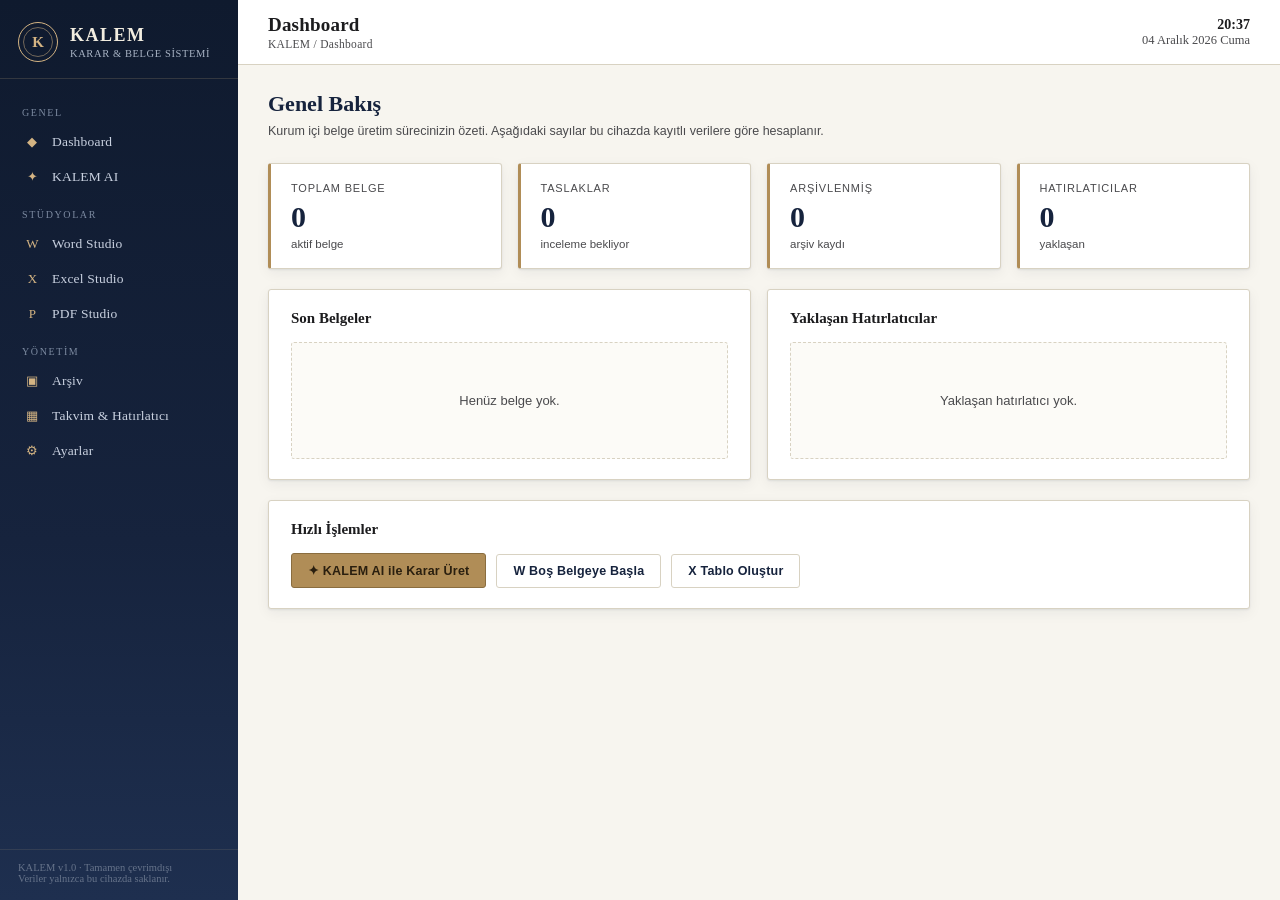
<file: index.html>
<!DOCTYPE html>
<html lang="tr">
<head>
<meta charset="UTF-8">
<meta name="viewport" content="width=device-width, initial-scale=1.0">
<title>KALEM — Kurumsal Karar ve Belge Üretim Sistemi</title>
<link rel="stylesheet" href="stil.css?v=4">
</head>
<body>

<div id="app">
  <aside id="sidebar">
    <div class="brand">
      <div class="seal">K</div>
      <div class="brand-text">
        <div class="name">KALEM</div>
        <div class="sub">KARAR &amp; BELGE SİSTEMİ</div>
      </div>
    </div>
    <nav class="menu" id="menuNav">
      <div class="menu-group-label">Genel</div>
      <div class="menu-item" data-target="dashboard"><span class="ico">◆</span> Dashboard</div>
      <div class="menu-item" data-target="ai"><span class="ico">✦</span> KALEM AI</div>
      <div class="menu-group-label">Stüdyolar</div>
      <div class="menu-item" data-target="word"><span class="ico">W</span> Word Studio</div>
      <div class="menu-item" data-target="excel"><span class="ico">X</span> Excel Studio</div>
      <div class="menu-item" data-target="pdf"><span class="ico">P</span> PDF Studio</div>
      <div class="menu-group-label">Yönetim</div>
      <div class="menu-item" data-target="archive"><span class="ico">▣</span> Arşiv</div>
      <div class="menu-item" data-target="calendar"><span class="ico">▦</span> Takvim &amp; Hatırlatıcı</div>
      <div class="menu-item" data-target="settings"><span class="ico">⚙</span> Ayarlar</div>
    </nav>
    <div class="sidebar-foot">KALEM v1.0 · Tamamen çevrimdışı<br>Veriler yalnızca bu cihazda saklanır.</div>
  </aside>

  <div id="main">
    <div id="topbar">
      <div style="display:flex; align-items:center; gap:12px;">
        <button class="hamburger" id="hamburgerBtn">☰</button>
        <div>
          <h1 id="pageTitle">Dashboard</h1>
          <div class="breadcrumb" id="pageBreadcrumb">KALEM / Dashboard</div>
        </div>
      </div>
      <div class="topbar-right">
        <div class="clock"><b id="clockTime">--:--</b><span id="clockDate">--</span></div>
      </div>
    </div>

    <div id="content">

      <!-- DASHBOARD -->
      <section class="section active" id="sec-dashboard">
        <h2 class="section-title">Genel Bakış</h2>
        <p class="section-desc">Kurum içi belge üretim sürecinizin özeti. Aşağıdaki sayılar bu cihazda kayıtlı verilere göre hesaplanır.</p>
        <div class="grid grid-4" id="dashStats"></div>

        <div class="grid grid-2" style="margin-top:20px; align-items:start;">
          <div class="card card-pad">
            <h3 style="margin-top:0; font-size:15px;">Son Belgeler</h3>
            <div id="dashRecentDocs"></div>
          </div>
          <div class="card card-pad">
            <h3 style="margin-top:0; font-size:15px;">Yaklaşan Hatırlatıcılar</h3>
            <div id="dashReminders"></div>
          </div>
        </div>

        <div class="card card-pad" style="margin-top:20px;">
          <h3 style="margin-top:0; font-size:15px;">Hızlı İşlemler</h3>
          <div class="toolbar" style="margin-bottom:0;">
            <button class="btn bronze" onclick="Router.go('ai')">✦ KALEM AI ile Karar Üret</button>
            <button class="btn secondary" onclick="Router.go('word')">W Boş Belgeye Başla</button>
            <button class="btn secondary" onclick="Router.go('excel')">X Tablo Oluştur</button>
          </div>
        </div>
      </section>

      <!-- KALEM AI -->
      <section class="section" id="sec-ai">
        <h2 class="section-title">✦ KALEM AI — Karar Motoru</h2>
        <p class="section-desc">Olayı kısaca tarif edin. KALEM AI, olaya uygun belge türünü, ilgili mevzuat maddelerini ve gerekçeli taslak metni öneri olarak sunar. Üretilen taslak her zaman yetkili personel tarafından incelenip onaylanmalıdır.</p>

        <div class="card kalem-ai-box">
          <div class="field">
            <label class="field-label">Olay / durum tarifi</label>
            <textarea class="input" id="aiInput" rows="4" placeholder="Örn: Hükümlü kuruma ait çamaşırhanede disiplin talimatına uymadı ve görevliye sözlü olarak hakaret etti."></textarea>
          </div>
          <div class="grid grid-2">
            <div class="field">
              <label class="field-label">İlgili kişi / hükümlü-hükümlü adayı adı (opsiyonel)</label>
              <input class="input" id="aiPersonName" placeholder="Ad Soyad">
            </div>
            <div class="field">
              <label class="field-label">Kurum / birim</label>
              <input class="input" id="aiKurum" placeholder="Örn: ... T Tipi Kapalı Ceza İnfaz Kurumu">
            </div>
          </div>
          <div class="chip-line" id="aiModeIndicator" style="margin-bottom:14px;"></div>
          <button class="btn bronze" id="aiAnalyzeBtn" onclick="KalemAI.analyze()">✦ Analiz Et ve Karar Üret</button>

          <div id="aiResult" class="kalem-ai-result" style="display:none;"></div>
        </div>
      </section>

      <!-- WORD STUDIO -->
      <section class="section" id="sec-word">
        <h2 class="section-title">W Word Studio</h2>
        <p class="section-desc">Belge içeriğinizi biçimlendirin. ".doc" olarak dışa aktardığınızda dosya Microsoft Word ile doğrudan açılır.</p>
        <div class="toolbar">
          <input class="input" id="wordTitle" placeholder="Belge başlığı" style="max-width:320px;">
          <select class="input" id="wordDocType" style="max-width:170px;">
            <option>Üst Yazı</option><option>Karar</option><option>Tutanak</option><option>Rapor</option><option>Diğer</option>
          </select>
          <button class="btn secondary" onclick="WordStudio.save()">💾 Kaydet</button>
          <button class="btn secondary" onclick="WordStudio.exportDoc()">⇩ .doc indir</button>
          <button class="btn secondary" onclick="window.print()">🖶 Yazdır / PDF</button>
        </div>
        <div style="display:flex; gap:20px; align-items:flex-start; flex-wrap:wrap;">
        <div class="editor-page-wrap" style="flex:1; min-width:340px;">
          <div class="editor-toolbar">
            <button onclick="WordStudio.cmd('bold')" title="Kalın"><b>K</b></button>
            <button onclick="WordStudio.cmd('italic')" title="İtalik"><i>İ</i></button>
            <button onclick="WordStudio.cmd('underline')" title="Altı çizili"><u>A</u></button>
            <div class="sep"></div>
            <button onclick="WordStudio.cmd('justifyLeft')" title="Sola yasla">◧</button>
            <button onclick="WordStudio.cmd('justifyCenter')" title="Ortala">▣</button>
            <button onclick="WordStudio.cmd('justifyRight')" title="Sağa yasla">◨</button>
            <button onclick="WordStudio.cmd('justifyFull')" title="İki yana yasla">☰</button>
            <div class="sep"></div>
            <button onclick="WordStudio.block('h2')" title="Başlık">H</button>
            <button onclick="WordStudio.block('p')" title="Paragraf">¶</button>
            <button onclick="WordStudio.cmd('insertUnorderedList')" title="Madde işareti">•</button>
            <button onclick="WordStudio.cmd('insertOrderedList')" title="Numaralı liste">1.</button>
            <div class="sep"></div>
            <button onclick="WordStudio.clearFormat()" title="Biçimi temizle">⨯</button>
          </div>
          <div id="wordEditor" contenteditable="true"></div>
        </div>

        <div class="card card-pad" id="phrasePanel" style="width:300px; flex-shrink:0; max-height:640px; overflow-y:auto;">
          <h4 style="margin:0 0 10px; font-size:14px;">📖 Resmi Dil Kalıpları</h4>
          <p class="section-desc" style="margin-bottom:12px;">Tıkladığında imlecin bulunduğu yere eklenir.</p>
          <div id="phraseList"></div>
        </div>
        </div>
      </section>


      <!-- EXCEL STUDIO -->
      <section class="section" id="sec-excel">
        <h2 class="section-title">X Excel Studio</h2>
        <p class="section-desc">Basit tablo/çizelge oluşturun; CSV veya Excel (.xls) olarak dışa aktarın. Hazır şablonlardan başlayabilir veya kendi tablonuzu şablon olarak kaydedebilirsiniz.</p>

        <h4 style="margin:0 0 8px;">Şablonlar</h4>
        <div class="grid grid-3" id="excelTemplateGrid" style="margin-bottom:22px;"></div>

        <div class="toolbar">
          <input class="input" id="excelTitle" placeholder="Tablo adı" style="max-width:260px;">
          <button class="btn secondary" onclick="ExcelStudio.addRow()">+ Satır</button>
          <button class="btn secondary" onclick="ExcelStudio.addCol()">+ Sütun</button>
          <button class="btn secondary" onclick="ExcelStudio.removeRow()">− Satır</button>
          <button class="btn secondary" onclick="ExcelStudio.removeCol()">− Sütun</button>
          <button class="btn bronze" onclick="ExcelStudio.saveAsTemplate()">✦ Şablon Olarak Kaydet</button>
          <button class="btn secondary" onclick="ExcelStudio.exportCsv()">⇩ CSV indir</button>
          <button class="btn secondary" onclick="ExcelStudio.exportXls()">⇩ Excel (.xls) indir</button>
        </div>
        <div class="card card-pad" style="overflow-x:auto;">
          <table id="excelGrid"></table>
        </div>
      </section>

      <!-- PDF STUDIO -->
      <section class="section" id="sec-pdf">
        <h2 class="section-title">P PDF Studio</h2>
        <p class="section-desc">Kayıtlı bir belgeyi seçip PDF önizleme yapın; tarayıcının "Yazdır → PDF olarak kaydet" seçeneğiyle dışa aktarın (internet gerekmez).</p>
        <div class="toolbar">
          <select class="input" id="pdfDocSelect" style="max-width:340px;"></select>
          <button class="btn secondary" onclick="PdfStudio.load()">Önizle</button>
          <button class="btn bronze" onclick="window.print()">🖶 Yazdır / PDF Olarak Kaydet</button>
        </div>
        <div class="editor-page-wrap">
          <div id="pdfPreview" style="min-height:520px; background:#fff; border:1px solid var(--line); padding:50px 60px; box-shadow:var(--shadow); line-height:1.85; font-size:14.5px;">
            <div class="empty-state">Önizlemek için yukarıdan bir belge seçin.</div>
          </div>
        </div>
      </section>

      <!-- ARCHIVE -->
      <section class="section" id="sec-archive">
        <h2 class="section-title">▣ Arşiv</h2>
        <p class="section-desc">Arşivlenen belgeler burada saklanır. Gerektiğinde geri yükleyebilir veya kalıcı olarak silebilirsiniz.</p>
        <div class="card">
          <table class="data-table">
            <thead><tr><th>Başlık</th><th>Tür</th><th>Arşiv Tarihi</th><th></th></tr></thead>
            <tbody id="archiveTableBody"></tbody>
          </table>
          <div id="archiveEmpty" class="empty-state" style="display:none; margin:20px;">
            <div class="big">▣</div> Arşivde belge bulunmuyor.
          </div>
        </div>
      </section>

      <!-- CALENDAR -->
      <section class="section" id="sec-calendar">
        <h2 class="section-title">▦ Takvim &amp; Hatırlatıcılar</h2>
        <p class="section-desc">Süreli işler, duruşma/görüşme tarihleri ve teslim süreleri için hatırlatıcı oluşturun.</p>
        <div class="grid grid-2" style="align-items:start;">
          <div class="card card-pad">
            <div class="toolbar" style="justify-content:space-between;">
              <button class="btn secondary small" onclick="Calendar.shiftMonth(-1)">‹ Önceki</button>
              <h3 id="calMonthLabel" style="margin:0; font-size:15px;"></h3>
              <button class="btn secondary small" onclick="Calendar.shiftMonth(1)">Sonraki ›</button>
            </div>
            <div class="cal-grid" id="calDayLabels"></div>
            <div class="cal-grid" id="calGrid" style="margin-top:6px;"></div>
          </div>
          <div class="card card-pad">
            <div class="toolbar" style="justify-content:space-between;">
              <h3 style="margin:0; font-size:15px;">Hatırlatıcılar</h3>
              <button class="btn bronze small" onclick="Calendar.openNew()">+ Yeni</button>
            </div>
            <div id="reminderList"></div>
          </div>
        </div>
      </section>

      <!-- SETTINGS -->
      <section class="section" id="sec-settings">
        <h2 class="section-title">⚙ Ayarlar</h2>
        <p class="section-desc">Kurum bilgileri, veri yedekleme ve geri yükleme işlemleri. Tüm veriler yalnızca bu tarayıcıda (localStorage) tutulur; internete hiçbir veri gönderilmez.</p>

        <div class="grid grid-2" style="align-items:start;">
          <div class="card card-pad">
            <h3 style="margin-top:0; font-size:15px;">Gerçek Yapay Zekâ Bağlantısı (Opsiyonel)</h3>
            <p class="section-desc" style="margin-bottom:14px;">KALEM AI, burada bir API anahtarı tanımlarsanız gerçek bir dil modeli kullanarak taslak üretir. Anahtar yalnızca bu tarayıcıda saklanır, hiçbir sunucuya gönderilmez. İnternet yoksa veya anahtar boşsa sistem otomatik olarak offline kural motoruna döner.</p>
            <div class="field">
              <label class="field-label"><input type="checkbox" id="setAiEnabled" style="width:auto; margin-right:6px;"> Gerçek AI'ı etkinleştir (internet gerektirir)</label>
            </div>
            <div class="field">
              <label class="field-label">Sağlayıcı</label>
              <select class="input" id="setAiProvider" onchange="Settings.onProviderChange()">
                <option value="gemini">Google Gemini — ücretsiz katman, anahtar: aistudio.google.com/apikey</option>
                <option value="groq">Groq — ücretsiz katman, anahtar: console.groq.com/keys</option>
              </select>
            </div>
            <div class="field" id="setGroqModelField" style="display:none;">
              <label class="field-label">Groq Modeli</label>
              <select class="input" id="setGroqModel">
                <option value="llama-3.3-70b-versatile">Llama 3.3 70B — hızlı, genel amaçlı</option>
                <option value="deepseek-r1-distill-llama-70b">DeepSeek R1 Distill 70B — daha güçlü akıl yürütme/gerekçelendirme</option>
              </select>
            </div>
            <div class="field"><label class="field-label" id="setAiKeyLabel">API Anahtarı</label><input class="input" type="password" id="setAiKey" placeholder="AIzaSy... veya gsk_..."></div>
            <div class="toolbar" style="margin-bottom:0;">
              <button class="btn bronze" onclick="Settings.save()">Kaydet</button>
              <button class="btn secondary" onclick="AiEngine.testConnection()">Bağlantıyı Test Et</button>
            </div>
            <div id="aiTestResult" class="section-desc" style="margin-top:10px;"></div>
          </div>
          <div class="card card-pad">
            <h3 style="margin-top:0; font-size:15px;">Veri Yönetimi</h3>
            <p class="section-desc" style="margin-bottom:14px;">Tüm belgeler, şablonlar ve hatırlatıcılar tek bir JSON dosyası olarak yedeklenebilir.</p>
            <div class="toolbar" style="margin-bottom:10px;">
              <button class="btn secondary" onclick="Settings.exportBackup()">⇩ Yedek Al (JSON)</button>
              <button class="btn secondary" onclick="document.getElementById('restoreFile').click()">⇧ Yedekten Geri Yükle</button>
              <input type="file" id="restoreFile" accept="application/json" style="display:none" onchange="Settings.importBackup(event)">
            </div>
            <button class="btn danger" onclick="Settings.clearAll()">Tüm Verileri Sil</button>
          </div>
        </div>
      </section>

    </div>
  </div>
</div>

<!-- MODALS -->
<div class="modal-overlay" id="modalOverlay">
  <div class="modal" id="modalBox">
    <div class="modal-head">
      <h3 id="modalTitle">Başlık</h3>
      <button class="modal-close" onclick="Modal.close()">×</button>
    </div>
    <div class="modal-body" id="modalBody"></div>
    <div class="modal-foot" id="modalFoot"></div>
  </div>
</div>

<div id="toast"></div>

<script src="uygulama.js?v=4"></script>
</body>
</html>
</file>
<file: stil.css>
:root{
  --navy-950:#0f1a2e;
  --navy-900:#16233d;
  --navy-800:#1e2f4f;
  --navy-700:#2a3f66;
  --bronze:#b08d57;
  --bronze-light:#d4b483;
  --bronze-dark:#8a6d3f;
  --paper:#f7f5ef;
  --paper-dark:#ece7db;
  --ink:#1c1c1e;
  --ink-soft:#4a4a4d;
  --line:#d8d2c2;
  --green:#3f6b4d;
  --red:#9c3b3b;
  --amber:#a67c2e;
  --radius:3px;
  --shadow:0 1px 2px rgba(15,26,46,.08), 0 4px 14px rgba(15,26,46,.06);
}
*{box-sizing:border-box;}
html,body{height:100%;}
body{
  margin:0;
  font-family:"Georgia","Times New Roman",serif;
  background:var(--paper);
  color:var(--ink);
  font-size:15px;
  -webkit-font-smoothing:antialiased;
}
.sans{font-family:-apple-system,"Segoe UI",Roboto,Arial,sans-serif;}
button, input, select, textarea{font-family:inherit;}

/* ---------- layout ---------- */
#app{display:flex; min-height:100vh;}

/* watermark texture on main paper areas */
.watermark{
  background-image:
    repeating-linear-gradient(135deg, rgba(176,141,87,0.035) 0px, rgba(176,141,87,0.035) 1px, transparent 1px, transparent 22px);
}

/* ---------- sidebar ---------- */
#sidebar{
  width:238px;
  min-width:238px;
  background:linear-gradient(180deg, var(--navy-950), var(--navy-900) 60%, var(--navy-800));
  color:#e9e4d6;
  display:flex;
  flex-direction:column;
  position:sticky;
  top:0;
  height:100vh;
  overflow-y:auto;
}
.brand{
  padding:22px 18px 16px;
  display:flex;
  align-items:center;
  gap:12px;
  border-bottom:1px solid rgba(212,180,131,.18);
}
.seal{
  width:40px;height:40px;border-radius:50%;
  border:1.5px solid var(--bronze-light);
  display:flex;align-items:center;justify-content:center;
  font-family:"Georgia",serif;
  font-weight:700;
  font-size:15px;
  color:var(--bronze-light);
  position:relative;
  flex-shrink:0;
}
.seal::before{
  content:"";
  position:absolute; inset:4px;
  border:1px solid rgba(212,180,131,.5);
  border-radius:50%;
}
.brand-text .name{font-size:18px; letter-spacing:1.5px; font-weight:700; color:#f2ede0;}
.brand-text .sub{font-family:inherit; font-size:10.5px; letter-spacing:.6px; color:#a8b3c4; margin-top:2px;}

nav.menu{padding:14px 10px; flex:1; overflow-y:auto;}
.menu-group-label{
  font-family:inherit; font-size:10px; letter-spacing:1.6px; text-transform:uppercase;
  color:#7c8aa0; padding:14px 12px 6px;
}
.menu-item{
  display:flex; align-items:center; gap:11px;
  padding:9px 12px; margin:1px 0;
  border-radius:var(--radius);
  color:#c9d1e0; text-decoration:none; cursor:pointer;
  font-size:13.5px; letter-spacing:.2px;
  border-left:2px solid transparent;
  transition:background .12s, color .12s;
}
.menu-item .ico{width:17px; text-align:center; flex-shrink:0; color:var(--bronze-light); font-size:13px;}
.menu-item:hover{background:rgba(212,180,131,.08); color:#f2ede0;}
.menu-item.active{background:rgba(212,180,131,.14); color:#f7f0dd; border-left-color:var(--bronze);}
.sidebar-foot{
  padding:12px 18px 16px; font-size:10.5px; color:#66738a; border-top:1px solid rgba(212,180,131,.12);
}

/* ---------- main ---------- */
#main{flex:1; min-width:0; display:flex; flex-direction:column;}
#topbar{
  background:#fff; border-bottom:1px solid var(--line);
  padding:14px 30px; display:flex; align-items:center; justify-content:space-between;
  position:sticky; top:0; z-index:20;
}
#topbar h1{font-size:19px; margin:0; font-weight:700; letter-spacing:.2px;}
#topbar .breadcrumb{font-size:11.5px; color:var(--ink-soft); letter-spacing:.3px; margin-top:2px;}
.topbar-right{display:flex; align-items:center; gap:14px;}
.clock{font-family:inherit; font-size:12.5px; color:var(--ink-soft); text-align:right;}
.clock b{display:block; color:var(--ink); font-size:14px;}

#content{padding:26px 30px 60px; flex:1;}

.section{display:none;}
.section.active{display:block; animation:fadeIn .18s ease;}
@keyframes fadeIn{from{opacity:0; transform:translateY(4px);} to{opacity:1; transform:none;}}

/* ---------- shared components ---------- */
.card{
  background:#fff; border:1px solid var(--line); border-radius:var(--radius);
  box-shadow:var(--shadow);
}
.card-pad{padding:20px 22px;}
.grid{display:grid; gap:16px;}
.grid-4{grid-template-columns:repeat(4,1fr);}
.grid-3{grid-template-columns:repeat(3,1fr);}
.grid-2{grid-template-columns:repeat(2,1fr);}
@media(max-width:1100px){.grid-4{grid-template-columns:repeat(2,1fr);} .grid-3{grid-template-columns:repeat(2,1fr);}}
@media(max-width:720px){.grid-4,.grid-3,.grid-2{grid-template-columns:1fr;} #sidebar{position:fixed; z-index:50; transform:translateX(-100%); transition:transform .2s;} #sidebar.open{transform:none;} #content{padding:18px;}}

.stat-card{padding:18px 20px; border-left:3px solid var(--bronze);}
.stat-card .label{font-family:sans-serif; font-size:11px; letter-spacing:.8px; text-transform:uppercase; color:var(--ink-soft);}
.stat-card .num{font-size:30px; font-weight:700; margin-top:6px; color:var(--navy-900);}
.stat-card .sub{font-family:sans-serif; font-size:11.5px; color:var(--ink-soft); margin-top:4px;}

h2.section-title{
  font-size:22px; margin:0 0 4px; font-weight:700; color:var(--navy-900);
  display:flex; align-items:center; gap:10px;
}
.section-desc{font-family:sans-serif; font-size:12.5px; color:var(--ink-soft); margin:0 0 22px; max-width:760px; line-height:1.6;}

.btn{
  font-family:sans-serif; font-size:12.5px; font-weight:600; letter-spacing:.2px;
  padding:9px 16px; border-radius:var(--radius); border:1px solid var(--navy-900);
  background:var(--navy-900); color:#f2ede0; cursor:pointer;
  display:inline-flex; align-items:center; gap:7px;
}
.btn:hover{background:var(--navy-800);}
.btn.secondary{background:#fff; color:var(--navy-900); border-color:var(--line);}
.btn.secondary:hover{background:var(--paper-dark);}
.btn.bronze{background:var(--bronze); border-color:var(--bronze-dark); color:#2a1f0f;}
.btn.bronze:hover{background:var(--bronze-dark); color:#fff;}
.btn.danger{background:#fff; color:var(--red); border-color:#e2c4c4;}
.btn.danger:hover{background:#fbeded;}
.btn.small{padding:5px 10px; font-size:11.5px;}
.btn:disabled{opacity:.45; cursor:not-allowed;}

.input, select.input, textarea.input{
  width:100%; padding:9px 11px; border:1px solid var(--line); border-radius:var(--radius);
  font-family:sans-serif; font-size:13px; background:#fff; color:var(--ink);
}
textarea.input{resize:vertical; line-height:1.55;}
label.field-label{font-family:sans-serif; font-size:11.5px; font-weight:600; color:var(--ink-soft); display:block; margin-bottom:5px; letter-spacing:.2px;}
.field{margin-bottom:14px;}

table.data-table{width:100%; border-collapse:collapse; font-family:sans-serif; font-size:12.8px;}
table.data-table th{
  text-align:left; padding:10px 12px; background:var(--paper-dark); color:var(--ink-soft);
  font-size:10.5px; letter-spacing:.6px; text-transform:uppercase; border-bottom:1px solid var(--line);
}
table.data-table td{padding:10px 12px; border-bottom:1px solid var(--line); vertical-align:top;}
table.data-table tr:hover td{background:#fbf9f3;}
.badge{
  display:inline-block; padding:2px 9px; border-radius:20px; font-size:10.5px; font-family:sans-serif;
  font-weight:600; letter-spacing:.3px;
}
.badge.type{background:#eef1f6; color:var(--navy-800);}
.badge.status-taslak{background:#f4ecd8; color:var(--amber);}
.badge.status-tamam{background:#e6f0e9; color:var(--green);}
.badge.status-arsiv{background:#eee; color:#777;}

.toolbar{display:flex; gap:10px; align-items:center; flex-wrap:wrap; margin-bottom:18px;}
.toolbar .input{max-width:260px;}

.empty-state{
  text-align:center; padding:50px 20px; color:var(--ink-soft); font-family:sans-serif; font-size:13px;
  border:1px dashed var(--line); border-radius:var(--radius); background:#fcfbf7;
}
.empty-state .big{font-size:34px; margin-bottom:10px; color:var(--bronze);}

/* modal */
.modal-overlay{
  display:none; position:fixed; inset:0; background:rgba(15,26,46,.55); z-index:100;
  align-items:flex-start; justify-content:center; padding:40px 20px; overflow-y:auto;
}
.modal-overlay.open{display:flex;}
.modal{
  background:#fff; border-radius:var(--radius); width:100%; max-width:640px;
  box-shadow:0 20px 60px rgba(0,0,0,.3); animation:fadeIn .16s ease;
}
.modal.wide{max-width:900px;}
.modal-head{padding:18px 22px; border-bottom:1px solid var(--line); display:flex; justify-content:space-between; align-items:center;}
.modal-head h3{margin:0; font-size:16.5px;}
.modal-close{cursor:pointer; font-size:20px; color:var(--ink-soft); background:none; border:none; line-height:1;}
.modal-body{padding:22px; max-height:70vh; overflow-y:auto;}
.modal-foot{padding:16px 22px; border-top:1px solid var(--line); display:flex; justify-content:flex-end; gap:10px;}

.tag-row{display:flex; gap:7px; flex-wrap:wrap; margin-bottom:16px;}
.tag-pill{
  font-family:sans-serif; font-size:11.5px; padding:5px 12px; border-radius:20px; cursor:pointer;
  border:1px solid var(--line); background:#fff; color:var(--ink-soft);
}
.tag-pill.active{background:var(--navy-900); color:#f2ede0; border-color:var(--navy-900);}

.tmpl-card{padding:16px 18px; cursor:pointer; transition:transform .1s, box-shadow .1s;}
.tmpl-card:hover{transform:translateY(-2px); box-shadow:0 6px 18px rgba(15,26,46,.12);}
.tmpl-card .cat{font-family:sans-serif; font-size:10px; letter-spacing:.6px; text-transform:uppercase; color:var(--bronze-dark); font-weight:700;}
.tmpl-card h4{margin:6px 0 5px; font-size:14.5px;}
.tmpl-card p{font-family:sans-serif; font-size:11.8px; color:var(--ink-soft); margin:0; line-height:1.5;}

.law-card{padding:15px 18px; margin-bottom:10px;}
.law-card .law-title{font-weight:700; font-size:13.5px; color:var(--navy-900);}
.law-card .law-meta{font-family:sans-serif; font-size:10.8px; color:var(--bronze-dark); margin:3px 0 8px; letter-spacing:.3px;}
.law-card .law-text{font-size:13px; line-height:1.7; color:var(--ink);}

/* Word studio */
#wordEditor{
  min-height:520px; background:#fff; border:1px solid var(--line); padding:50px 60px;
  box-shadow:var(--shadow); line-height:1.85; font-size:14.5px; outline:none;
}
#wordEditor:focus{border-color:var(--bronze);}
.editor-toolbar{
  display:flex; gap:4px; flex-wrap:wrap; padding:9px; background:var(--paper-dark);
  border:1px solid var(--line); border-bottom:none; border-radius:var(--radius) var(--radius) 0 0;
}
.editor-toolbar button{
  width:32px; height:30px; border:1px solid transparent; background:none; border-radius:var(--radius);
  cursor:pointer; font-size:13px; color:var(--navy-900); font-weight:700;
}
.editor-toolbar button:hover{background:#fff; border-color:var(--line);}
.editor-toolbar .sep{width:1px; background:var(--line); margin:3px 5px;}
.editor-page-wrap{max-width:820px; margin:0 auto;}

/* Excel studio */
#excelGrid{border-collapse:collapse; font-family:sans-serif; font-size:12.5px; background:#fff;}
#excelGrid td, #excelGrid th{border:1px solid var(--line); padding:0;}
#excelGrid th{background:var(--paper-dark); color:var(--ink-soft); font-size:10.5px; padding:6px 8px; min-width:100px;}
#excelGrid td input{
  width:100%; border:none; padding:6px 8px; font-family:sans-serif; font-size:12.5px;
  outline:none; background:transparent;
}
#excelGrid td input:focus{background:#fdf6e3;}
#excelGrid th.rownum{background:var(--navy-900); color:#f2ede0; text-align:center; min-width:34px;}

/* calendar */
.cal-grid{display:grid; grid-template-columns:repeat(7,1fr); gap:6px;}
.cal-day-label{font-family:sans-serif; font-size:10.5px; text-align:center; color:var(--ink-soft); padding:4px 0; text-transform:uppercase; letter-spacing:.5px;}
.cal-cell{
  min-height:78px; border:1px solid var(--line); border-radius:var(--radius); padding:6px; background:#fff; cursor:pointer;
  font-family:sans-serif;
}
.cal-cell.empty{background:transparent; border:none; cursor:default;}
.cal-cell.today{border-color:var(--bronze); box-shadow:inset 0 0 0 1px var(--bronze);}
.cal-cell .d{font-size:12px; font-weight:700; color:var(--ink-soft);}
.cal-cell .evt{font-size:9.8px; background:var(--paper-dark); color:var(--navy-900); padding:1px 5px; border-radius:8px; margin-top:3px; display:block; overflow:hidden; white-space:nowrap; text-overflow:ellipsis;}

.reminder-row{display:flex; align-items:center; gap:12px; padding:11px 0; border-bottom:1px solid var(--line);}
.reminder-row .dot{width:8px; height:8px; border-radius:50%; background:var(--bronze); flex-shrink:0;}
.reminder-row .date{font-family:sans-serif; font-size:11px; color:var(--ink-soft); width:78px; flex-shrink:0;}
.reminder-row .txt{flex:1; font-size:13.5px;}

/* toast */
#toast{
  position:fixed; bottom:24px; right:24px; background:var(--navy-950); color:#f2ede0;
  padding:12px 18px; border-radius:var(--radius); font-family:sans-serif; font-size:12.8px;
  box-shadow:0 8px 24px rgba(0,0,0,.3); z-index:200; display:none; border-left:3px solid var(--bronze);
}
#toast.show{display:block; animation:fadeIn .18s ease;}

.kalem-ai-box{padding:26px 28px;}
.kalem-ai-result{margin-top:20px; padding-top:20px; border-top:1px dashed var(--line);}
.chip-line{display:flex; gap:8px; flex-wrap:wrap; margin:10px 0 4px;}
.chip{font-family:sans-serif; font-size:11px; background:var(--paper-dark); padding:4px 10px; border-radius:20px; color:var(--navy-900);}

.hamburger{display:none; background:none; border:none; font-size:20px; cursor:pointer; color:var(--navy-900);}
@media(max-width:720px){.hamburger{display:block;}}

@media print{
  #sidebar, #topbar, .toolbar, .editor-toolbar, .btn, #toast, .no-print{display:none !important;}
  #content{padding:0;}
  #main, #app{display:block;}
  #wordEditor{border:none; box-shadow:none; padding:0;}
  body{background:#fff;}
}
</file>
